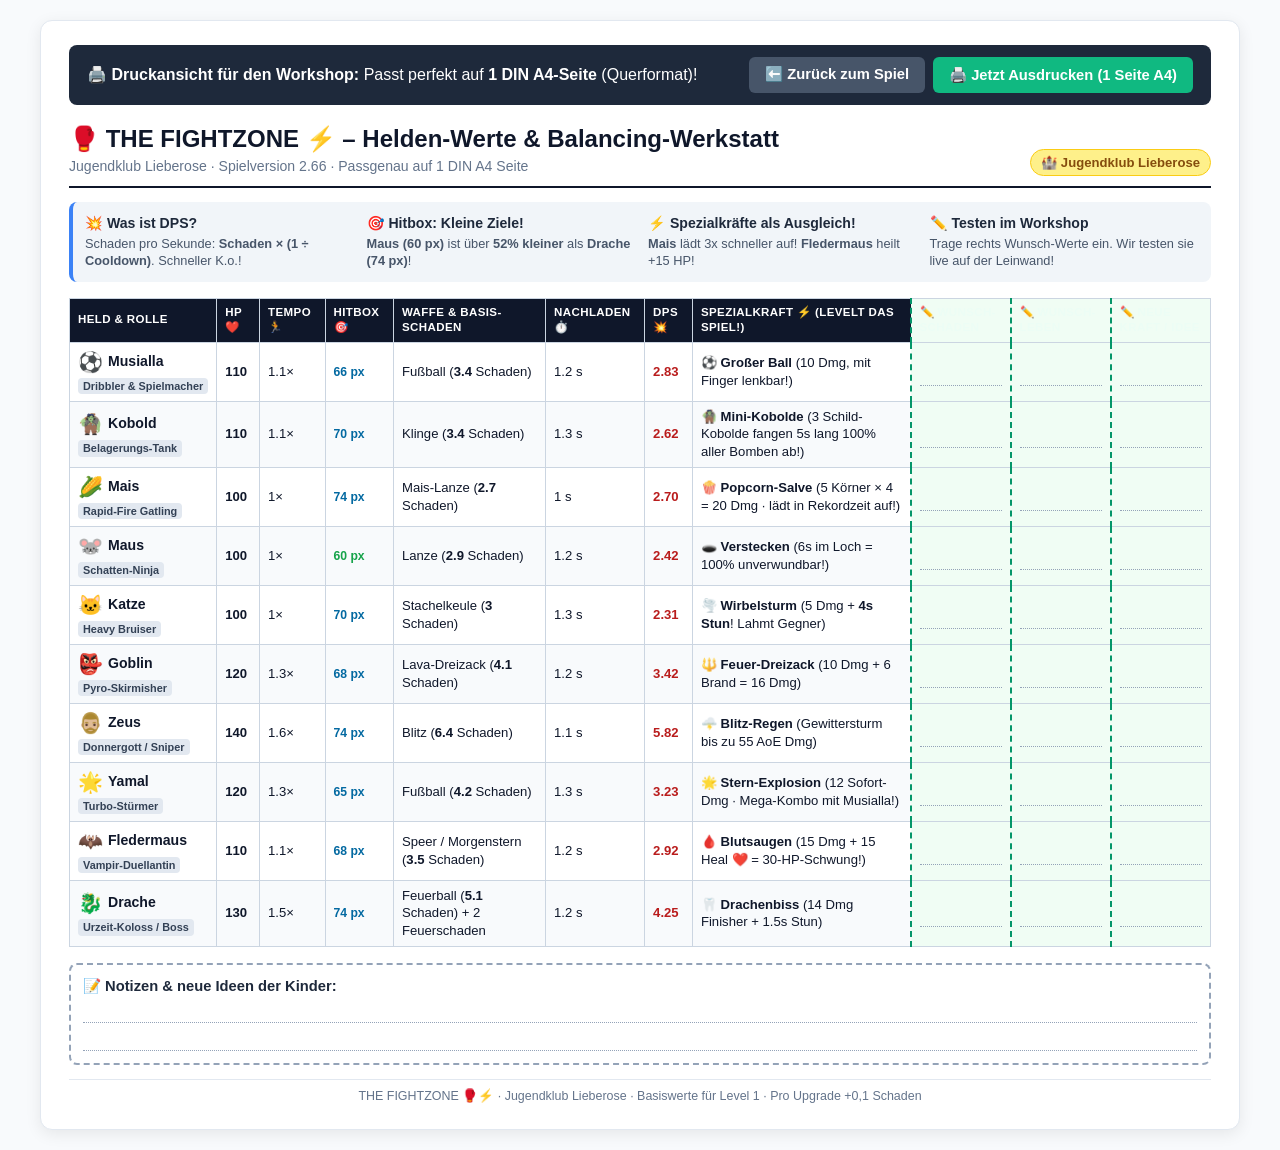
<file: druckansicht.html>
<!DOCTYPE html>
<html lang="de">
<head>
  <meta charset="UTF-8">
  <meta name="viewport" content="width=device-width, initial-scale=1.0">
  <title>THE FIGHTZONE 🥊⚡ – Helden-Werte & Balancing-Werkstatt (Druckansicht)</title>
  <style>
    /* 🖨️ Druck- und Ansichts-Styles für den Jugendklub Lieberose */
    * {
      box-sizing: border-box;
      margin: 0;
      padding: 0;
    }

    body {
      font-family: -apple-system, BlinkMacSystemFont, "Segoe UI", Roboto, Arial, sans-serif;
      background: #f8fafc;
      color: #0f172a;
      padding: 20px;
      line-height: 1.35;
    }

    .container {
      max-width: 1200px;
      margin: 0 auto;
      background: #fff;
      padding: 24px 28px;
      border-radius: 12px;
      box-shadow: 0 4px 16px rgba(0, 0, 0, 0.08);
      border: 1px solid #e2e8f0;
    }

    .no-print {
      display: flex;
      justify-content: space-between;
      align-items: center;
      background: #1e293b;
      color: #fff;
      padding: 12px 18px;
      border-radius: 8px;
      margin-bottom: 18px;
      gap: 12px;
      flex-wrap: wrap;
    }

    .btn {
      display: inline-block;
      background: #3b82f6;
      color: #fff;
      padding: 8px 16px;
      border-radius: 6px;
      text-decoration: none;
      font-weight: 700;
      border: none;
      cursor: pointer;
      font-size: 0.92rem;
      transition: background 0.15s ease;
    }

    .btn:hover { background: #2563eb; }
    .btn-secondary { background: #475569; }
    .btn-secondary:hover { background: #334155; }
    .btn-print { background: #10b981; }
    .btn-print:hover { background: #059669; }

    header {
      border-bottom: 2px solid #0f172a;
      padding-bottom: 10px;
      margin-bottom: 14px;
      display: flex;
      justify-content: space-between;
      align-items: flex-end;
      flex-wrap: wrap;
      gap: 8px;
    }

    h1 {
      font-size: 1.5rem;
      color: #0f172a;
      display: flex;
      align-items: center;
      gap: 8px;
    }

    .subtitle {
      font-size: 0.88rem;
      color: #64748b;
      margin-top: 2px;
    }

    .badge-club {
      background: #fef08a;
      color: #854d0e;
      padding: 4px 10px;
      border-radius: 16px;
      font-weight: 800;
      font-size: 0.82rem;
      border: 1px solid #facc15;
    }

    .info-grid {
      display: grid;
      grid-template-columns: repeat(auto-fit, minmax(220px, 1fr));
      gap: 12px;
      background: #f1f5f9;
      padding: 12px;
      border-radius: 8px;
      margin-bottom: 16px;
      border-left: 4px solid #3b82f6;
    }

    .info-card h3 {
      font-size: 0.88rem;
      color: #1e293b;
      margin-bottom: 3px;
    }

    .info-card p {
      font-size: 0.8rem;
      color: #475569;
      line-height: 1.3;
    }

    /* 📊 Tabelle */
    table {
      width: 100%;
      border-collapse: collapse;
      font-size: 0.82rem;
      margin-bottom: 16px;
    }

    th, td {
      border: 1px solid #cbd5e1;
      padding: 6px 8px;
      text-align: left;
      vertical-align: middle;
    }

    th {
      background: #0f172a;
      color: #fff;
      font-weight: 800;
      text-transform: uppercase;
      font-size: 0.72rem;
      letter-spacing: 0.4px;
    }

    th.handwriting-head {
      background: #047857;
      color: #ecfdf5;
    }

    tr:nth-child(even) {
      background: #f8fafc;
    }

    .hero-cell {
      font-weight: 800;
      font-size: 0.88rem;
      white-space: nowrap;
    }

    .hero-emoji {
      font-size: 1.25rem;
      margin-right: 5px;
      vertical-align: middle;
    }

    .role-badge {
      display: inline-block;
      font-size: 0.68rem;
      font-weight: 700;
      padding: 1px 5px;
      border-radius: 4px;
      background: #e2e8f0;
      color: #334155;
    }

    .stat-number {
      font-weight: 700;
      color: #0f172a;
    }

    .dps-val {
      font-weight: 800;
      color: #b91c1c;
    }

    .hitbox-badge {
      font-weight: 700;
      font-size: 0.76rem;
      color: #0369a1;
    }

    /* Handschriftliche Spalten */
    .write-col {
      background: #f0fdf4 !important;
      border-left: 2px dashed #059669;
      width: 100px;
    }

    .write-box {
      min-height: 28px;
      border-bottom: 1px dotted #94a3b8;
    }

    .notes-box {
      border: 2px dashed #94a3b8;
      border-radius: 8px;
      padding: 12px;
      background: #fff;
      margin-top: 14px;
    }

    .notes-box h3 {
      font-size: 0.92rem;
      color: #1e293b;
      margin-bottom: 8px;
    }

    .blank-lines {
      display: flex;
      flex-direction: column;
      gap: 10px;
    }

    .blank-line {
      height: 18px;
      border-bottom: 1px dotted #94a3b8;
      width: 100%;
    }

    footer {
      margin-top: 14px;
      text-align: center;
      font-size: 0.78rem;
      color: #64748b;
      border-top: 1px solid #e2e8f0;
      padding-top: 8px;
    }

    /* 🖨️ DIN A4 QUERFORMAT PRINT-OPTIMIERUNG (PASST AUF GENAU 1 SEITE!) */
    @media print {
      @page {
        size: A4 landscape;
        margin: 5mm 6mm;
      }

      html, body {
        background: #fff !important;
        color: #000 !important;
        margin: 0 !important;
        padding: 0 !important;
        width: 100% !important;
        height: 100% !important;
        font-size: 7.2pt !important;
        line-height: 1.15 !important;
        overflow: hidden !important;
      }

      .container {
        box-shadow: none !important;
        border: none !important;
        padding: 0 !important;
        margin: 0 !important;
        max-width: 100% !important;
        width: 100% !important;
      }

      .no-print {
        display: none !important;
      }

      header {
        border-bottom: 1.5px solid #0f172a !important;
        padding-bottom: 2px !important;
        margin-bottom: 4px !important;
      }

      h1 {
        font-size: 1.05rem !important;
        margin: 0 !important;
      }

      .subtitle {
        font-size: 0.65rem !important;
        margin-top: 1px !important;
      }

      .badge-club {
        padding: 1px 6px !important;
        font-size: 0.65rem !important;
      }

      /* Kompakte 1-Zeilen-Infoleiste im Ausdruck */
      .info-grid {
        display: flex !important;
        gap: 8px !important;
        padding: 2.5px 6px !important;
        margin-bottom: 4px !important;
        background: #f1f5f9 !important;
        border: 1px solid #cbd5e1 !important;
        border-left: 3px solid #3b82f6 !important;
      }

      .info-card {
        flex: 1 !important;
      }

      .info-card h3 {
        font-size: 0.62rem !important;
        margin-bottom: 0 !important;
      }

      .info-card p {
        font-size: 0.56rem !important;
        line-height: 1.1 !important;
      }

      table {
        font-size: 6.8pt !important;
        margin-bottom: 4px !important;
        border-collapse: collapse !important;
        width: 100% !important;
        page-break-inside: avoid !important;
      }

      th, td {
        padding: 2px 4px !important;
        border: 1px solid #94a3b8 !important;
        line-height: 1.12 !important;
      }

      th {
        background: #e2e8f0 !important;
        color: #0f172a !important;
        font-size: 6.4pt !important;
        padding: 2px 3px !important;
      }

      th.handwriting-head {
        background: #d1fae5 !important;
        color: #065f46 !important;
      }

      .hero-cell {
        font-size: 7pt !important;
        white-space: nowrap !important;
      }

      .hero-emoji {
        font-size: 0.95rem !important;
        margin-right: 3px !important;
      }

      .role-badge {
        font-size: 5.4pt !important;
        padding: 1px 3px !important;
      }

      .write-col {
        background: #fff !important;
        width: 78px !important;
      }

      .write-box {
        min-height: 14px !important;
      }

      .notes-box {
        margin-top: 3px !important;
        padding: 3px 6px !important;
        border: 1.2px dashed #94a3b8 !important;
      }

      .notes-box h3 {
        font-size: 0.68rem !important;
        margin-bottom: 2px !important;
      }

      .blank-lines {
        gap: 5px !important;
      }

      .blank-line {
        height: 11px !important;
      }

      footer {
        margin-top: 2px !important;
        padding-top: 2px !important;
        font-size: 0.55rem !important;
      }
    }
  </style>
</head>
<body>

  <div class="container">
    <!-- Leiste oben (wird beim Drucken ausgeblendet) -->
    <div class="no-print">
      <div>
        <strong>🖨️ Druckansicht für den Workshop:</strong> Passt perfekt auf <b>1 DIN A4-Seite</b> (Querformat)!
      </div>
      <div style="display: flex; gap: 8px;">
        <a href="index.html" class="btn btn-secondary">⬅️ Zurück zum Spiel</a>
        <button onclick="window.print()" class="btn btn-print">🖨️ Jetzt Ausdrucken (1 Seite A4)</button>
      </div>
    </div>

    <header>
      <div>
        <h1>🥊 THE FIGHTZONE ⚡ – Helden-Werte & Balancing-Werkstatt</h1>
        <p class="subtitle">Jugendklub Lieberose · Spielversion 2.66 · Passgenau auf 1 DIN A4 Seite</p>
      </div>
      <div class="badge-club">🏰 Jugendklub Lieberose</div>
    </header>

    <!-- Erklär-Boxen für die Kinder -->
    <div class="info-grid">
      <div class="info-card">
        <h3>💥 Was ist DPS?</h3>
        <p>Schaden pro Sekunde: <b>Schaden × (1 ÷ Cooldown)</b>. Schneller K.o.!</p>
      </div>
      <div class="info-card">
        <h3>🎯 Hitbox: Kleine Ziele!</h3>
        <p><b>Maus (60 px)</b> ist über <b>52% kleiner</b> als <b>Drache (74 px)</b>!</p>
      </div>
      <div class="info-card">
        <h3>⚡ Spezialkräfte als Ausgleich!</h3>
        <p><b>Mais</b> lädt 3x schneller auf! <b>Fledermaus</b> heilt +15 HP!</p>
      </div>
      <div class="info-card">
        <h3>✏️ Testen im Workshop</h3>
        <p>Trage rechts Wunsch-Werte ein. Wir testen sie live auf der Leinwand!</p>
      </div>
    </div>

    <!-- Große Balancing-Tabelle (Alle 10 Helden) -->
    <table>
      <thead>
        <tr>
          <th>Held & Rolle</th>
          <th>HP ❤️</th>
          <th>Tempo 🏃</th>
          <th>Hitbox 🎯</th>
          <th>Waffe & Basis-Schaden</th>
          <th>Nachladen ⏱️</th>
          <th>DPS 💥</th>
          <th>Spezialkraft ⚡ (Levelt das Spiel!)</th>
          <th class="handwriting-head write-col">✏️ Wunsch-Schaden</th>
          <th class="handwriting-head write-col">✏️ Wunsch-Leben</th>
          <th class="handwriting-head write-col">✏️ Neue Kraft / Idee</th>
        </tr>
      </thead>
      <tbody>
        <!-- 1. Musialla -->
        <tr>
          <td class="hero-cell">
            <span class="hero-emoji">⚽</span><b>Musialla</b><br>
            <span class="role-badge">Dribbler & Spielmacher</span>
          </td>
          <td><span class="stat-number">110</span></td>
          <td>1.1×</td>
          <td><span class="hitbox-badge">66 px</span></td>
          <td>Fußball (<b>3.4</b> Schaden)</td>
          <td>1.2 s</td>
          <td class="dps-val">2.83</td>
          <td>⚽ <b>Großer Ball</b> (10 Dmg, mit Finger lenkbar!)</td>
          <td class="write-col"><div class="write-box"></div></td>
          <td class="write-col"><div class="write-box"></div></td>
          <td class="write-col"><div class="write-box"></div></td>
        </tr>

        <!-- 2. Kobold -->
        <tr>
          <td class="hero-cell">
            <span class="hero-emoji">🧌</span><b>Kobold</b><br>
            <span class="role-badge">Belagerungs-Tank</span>
          </td>
          <td><span class="stat-number">110</span></td>
          <td>1.1×</td>
          <td><span class="hitbox-badge">70 px</span></td>
          <td>Klinge (<b>3.4</b> Schaden)</td>
          <td>1.3 s</td>
          <td class="dps-val">2.62</td>
          <td>🧌 <b>Mini-Kobolde</b> (3 Schild-Kobolde fangen 5s lang 100% aller Bomben ab!)</td>
          <td class="write-col"><div class="write-box"></div></td>
          <td class="write-col"><div class="write-box"></div></td>
          <td class="write-col"><div class="write-box"></div></td>
        </tr>

        <!-- 3. Mais -->
        <tr>
          <td class="hero-cell">
            <span class="hero-emoji">🌽</span><b>Mais</b><br>
            <span class="role-badge">Rapid-Fire Gatling</span>
          </td>
          <td><span class="stat-number">100</span></td>
          <td>1×</td>
          <td><span class="hitbox-badge">74 px</span></td>
          <td>Mais-Lanze (<b>2.7</b> Schaden)</td>
          <td>1 s</td>
          <td class="dps-val">2.70</td>
          <td>🍿 <b>Popcorn-Salve</b> (5 Körner × 4 = 20 Dmg · lädt in Rekordzeit auf!)</td>
          <td class="write-col"><div class="write-box"></div></td>
          <td class="write-col"><div class="write-box"></div></td>
          <td class="write-col"><div class="write-box"></div></td>
        </tr>

        <!-- 4. Maus -->
        <tr>
          <td class="hero-cell">
            <span class="hero-emoji">🐭</span><b>Maus</b><br>
            <span class="role-badge">Schatten-Ninja</span>
          </td>
          <td><span class="stat-number">100</span></td>
          <td>1×</td>
          <td><span class="hitbox-badge" style="color:#16a34a; font-weight:800;">60 px</span></td>
          <td>Lanze (<b>2.9</b> Schaden)</td>
          <td>1.2 s</td>
          <td class="dps-val">2.42</td>
          <td>🕳️ <b>Verstecken</b> (6s im Loch = 100% unverwundbar!)</td>
          <td class="write-col"><div class="write-box"></div></td>
          <td class="write-col"><div class="write-box"></div></td>
          <td class="write-col"><div class="write-box"></div></td>
        </tr>

        <!-- 5. Katze -->
        <tr>
          <td class="hero-cell">
            <span class="hero-emoji">🐱</span><b>Katze</b><br>
            <span class="role-badge">Heavy Bruiser</span>
          </td>
          <td><span class="stat-number">100</span></td>
          <td>1×</td>
          <td><span class="hitbox-badge">70 px</span></td>
          <td>Stachelkeule (<b>3</b> Schaden)</td>
          <td>1.3 s</td>
          <td class="dps-val">2.31</td>
          <td>🌪️ <b>Wirbelsturm</b> (5 Dmg + <b>4s Stun</b>! Lahmt Gegner)</td>
          <td class="write-col"><div class="write-box"></div></td>
          <td class="write-col"><div class="write-box"></div></td>
          <td class="write-col"><div class="write-box"></div></td>
        </tr>

        <!-- 6. Goblin -->
        <tr>
          <td class="hero-cell">
            <span class="hero-emoji">👺</span><b>Goblin</b><br>
            <span class="role-badge">Pyro-Skirmisher</span>
          </td>
          <td><span class="stat-number">120</span></td>
          <td>1.3×</td>
          <td><span class="hitbox-badge">68 px</span></td>
          <td>Lava-Dreizack (<b>4.1</b> Schaden)</td>
          <td>1.2 s</td>
          <td class="dps-val">3.42</td>
          <td>🔱 <b>Feuer-Dreizack</b> (10 Dmg + 6 Brand = 16 Dmg)</td>
          <td class="write-col"><div class="write-box"></div></td>
          <td class="write-col"><div class="write-box"></div></td>
          <td class="write-col"><div class="write-box"></div></td>
        </tr>

        <!-- 7. Zeus -->
        <tr>
          <td class="hero-cell">
            <span class="hero-emoji">🧔🏼‍♂️</span><b>Zeus</b><br>
            <span class="role-badge">Donnergott / Sniper</span>
          </td>
          <td><span class="stat-number">140</span></td>
          <td>1.6×</td>
          <td><span class="hitbox-badge">74 px</span></td>
          <td>Blitz (<b>6.4</b> Schaden)</td>
          <td>1.1 s</td>
          <td class="dps-val">5.82</td>
          <td>🌩️ <b>Blitz-Regen</b> (Gewittersturm bis zu 55 AoE Dmg)</td>
          <td class="write-col"><div class="write-box"></div></td>
          <td class="write-col"><div class="write-box"></div></td>
          <td class="write-col"><div class="write-box"></div></td>
        </tr>

        <!-- 8. Lamine Yamal -->
        <tr>
          <td class="hero-cell">
            <span class="hero-emoji">🌟</span><b>Yamal</b><br>
            <span class="role-badge">Turbo-Stürmer</span>
          </td>
          <td><span class="stat-number">120</span></td>
          <td>1.3×</td>
          <td><span class="hitbox-badge">65 px</span></td>
          <td>Fußball (<b>4.2</b> Schaden)</td>
          <td>1.3 s</td>
          <td class="dps-val">3.23</td>
          <td>🌟 <b>Stern-Explosion</b> (12 Sofort-Dmg · Mega-Kombo mit Musialla!)</td>
          <td class="write-col"><div class="write-box"></div></td>
          <td class="write-col"><div class="write-box"></div></td>
          <td class="write-col"><div class="write-box"></div></td>
        </tr>

        <!-- 9. Fledermaus -->
        <tr>
          <td class="hero-cell">
            <span class="hero-emoji">🦇</span><b>Fledermaus</b><br>
            <span class="role-badge">Vampir-Duellantin</span>
          </td>
          <td><span class="stat-number">110</span></td>
          <td>1.1×</td>
          <td><span class="hitbox-badge">68 px</span></td>
          <td>Speer / Morgenstern (<b>3.5</b> Schaden)</td>
          <td>1.2 s</td>
          <td class="dps-val">2.92</td>
          <td>🩸 <b>Blutsaugen</b> (15 Dmg + 15 Heal ❤️ = 30-HP-Schwung!)</td>
          <td class="write-col"><div class="write-box"></div></td>
          <td class="write-col"><div class="write-box"></div></td>
          <td class="write-col"><div class="write-box"></div></td>
        </tr>

        <!-- 10. Drache -->
        <tr>
          <td class="hero-cell">
            <span class="hero-emoji">🐉</span><b>Drache</b><br>
            <span class="role-badge">Urzeit-Koloss / Boss</span>
          </td>
          <td><span class="stat-number">130</span></td>
          <td>1.5×</td>
          <td><span class="hitbox-badge">74 px</span></td>
          <td>Feuerball (<b>5.1</b> Schaden) + 2 Feuerschaden</td>
          <td>1.2 s</td>
          <td class="dps-val">4.25</td>
          <td>🦷 <b>Drachenbiss</b> (14 Dmg Finisher + 1.5s Stun)</td>
          <td class="write-col"><div class="write-box"></div></td>
          <td class="write-col"><div class="write-box"></div></td>
          <td class="write-col"><div class="write-box"></div></td>
        </tr>
      </tbody>
    </table>

    <!-- Notizbereich für Handschriftliche Ideen -->
    <div class="notes-box">
      <h3>📝 Notizen & neue Ideen der Kinder:</h3>
      <div class="blank-lines">
        <div class="blank-line"></div>
        <div class="blank-line"></div>
      </div>
    </div>

    <footer>
      THE FIGHTZONE 🥊⚡ · Jugendklub Lieberose · Basiswerte für Level 1 · Pro Upgrade +0,1 Schaden
    </footer>
  </div>

</body>
</html>
</file>
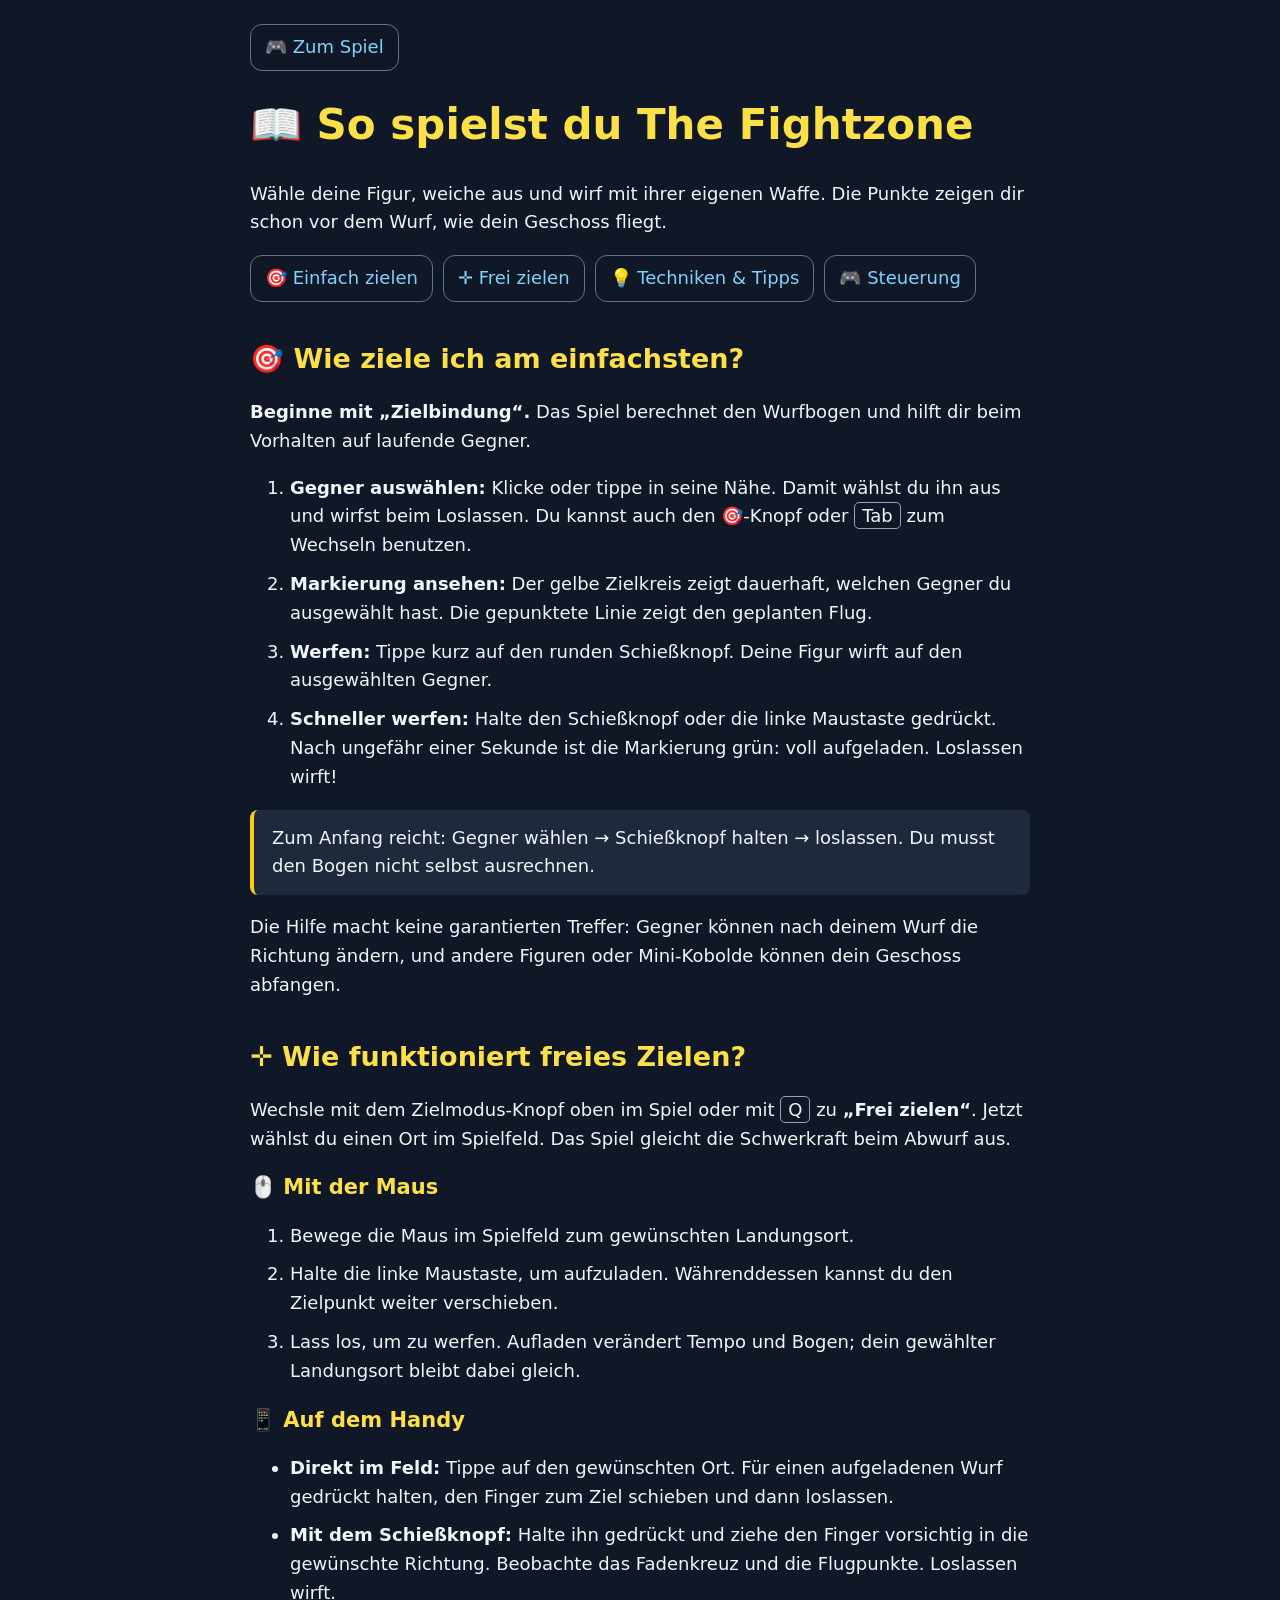
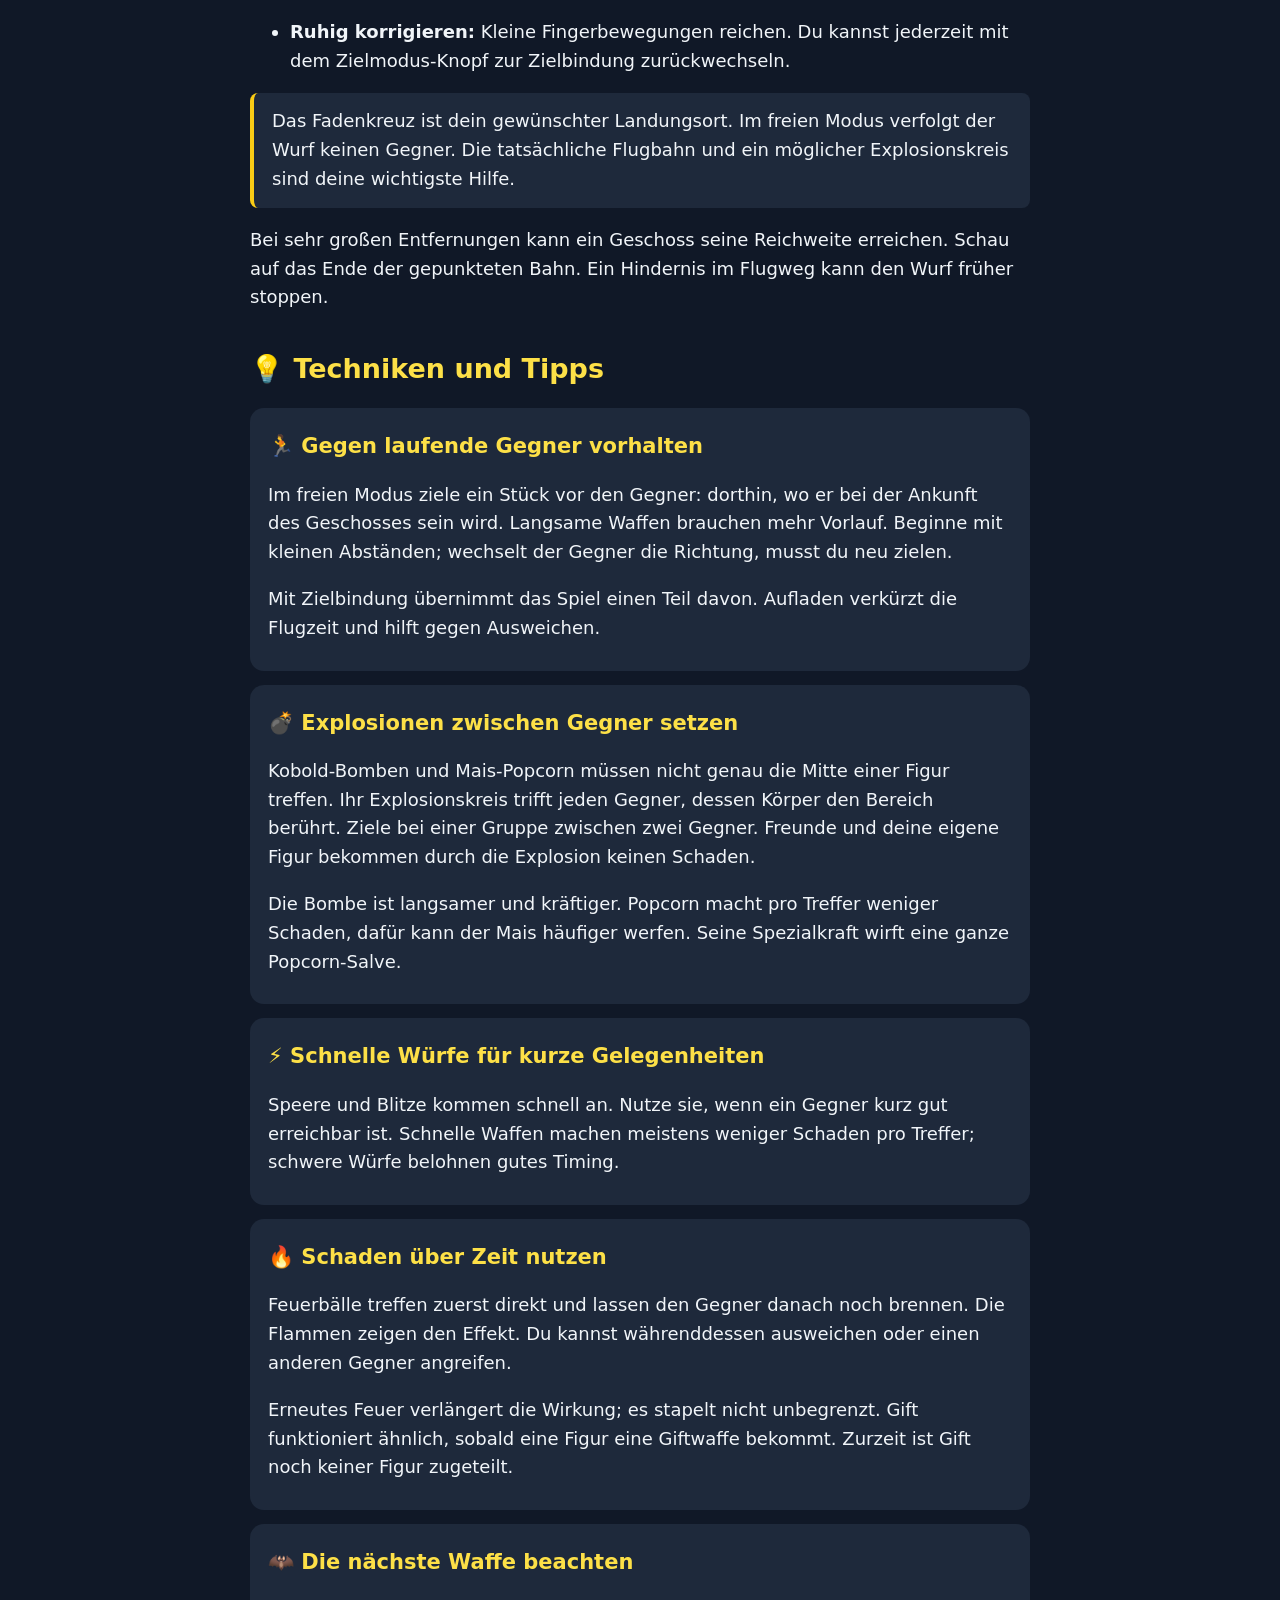
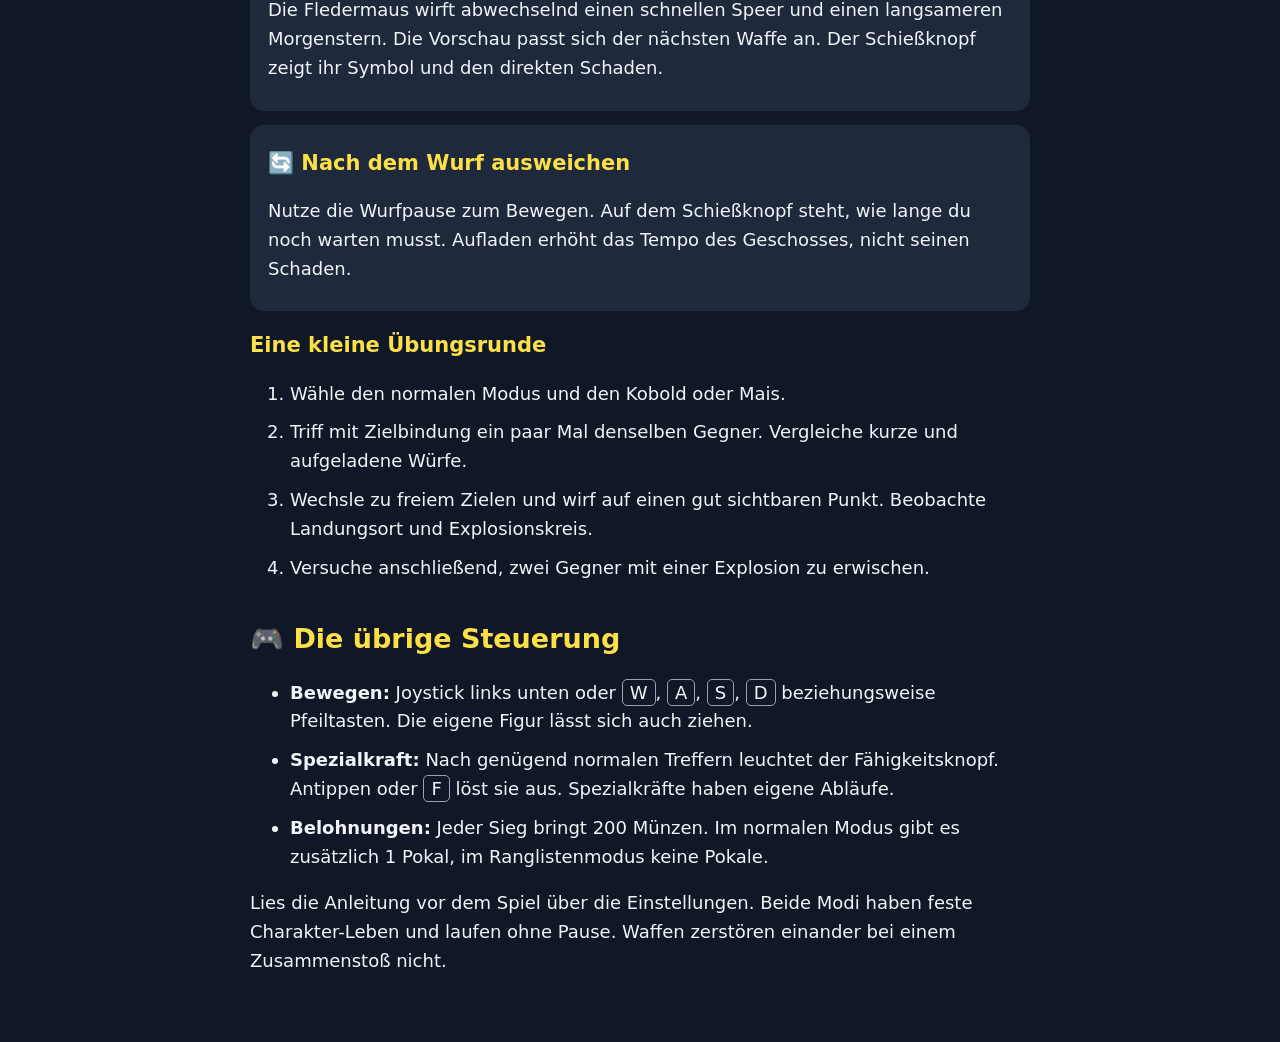
<file: spielanleitung.html>
<!DOCTYPE html>
<html lang="de">
<head>
  <meta charset="UTF-8">
  <meta name="viewport" content="width=device-width, initial-scale=1">
  <title>Spielanleitung · The Fightzone</title>
  <style>
    /* Eigene, kleine Leseseite: Die Anleitung darf auch auf dem Handy scrollen. */
    * { box-sizing: border-box; }
    body { margin: 0; padding: 24px 18px 48px; background: #101827; color: #f1f5f9; font: 18px/1.6 system-ui, sans-serif; }
    main { max-width: 780px; margin: auto; }
    h1, h2, h3 { line-height: 1.25; color: #fde047; }
    h1 { font-size: clamp(28px, 6vw, 42px); }
    h2 { margin-top: 40px; font-size: 27px; }
    h3 { font-size: 21px; }
    a { color: #7dd3fc; }
    nav { display: flex; flex-wrap: wrap; gap: 10px; }
    nav a, .spiel-link { display: inline-flex; align-items: center; min-height: 44px; padding: 8px 14px; border: 1px solid #64748b; border-radius: 12px; text-decoration: none; }
    li { margin: 10px 0; }
    .merksatz { border-left: 4px solid #facc15; padding: 14px 18px; background: #1e293b; border-radius: 8px; }
    .waffen-tipps { display: grid; gap: 14px; }
    .waffen-tipps article { background: #1e293b; padding: 4px 18px 10px; border-radius: 14px; }
    kbd { padding: 2px 7px; border: 1px solid #94a3b8; border-radius: 5px; font: inherit; }
  </style>
</head>
<body>
<main>
  <a class="spiel-link" href="index.html">🎮 Zum Spiel</a>
  <h1>📖 So spielst du The Fightzone</h1>
  <p>Wähle deine Figur, weiche aus und wirf mit ihrer eigenen Waffe. Die Punkte zeigen dir schon vor dem Wurf, wie dein Geschoss fliegt.</p>
  <nav aria-label="Kapitel der Spielanleitung">
    <a href="#zielen">🎯 Einfach zielen</a>
    <a href="#frei">✛ Frei zielen</a>
    <a href="#tipps">💡 Techniken & Tipps</a>
    <a href="#steuerung">🎮 Steuerung</a>
  </nav>

  <section id="zielen">
    <h2>🎯 Wie ziele ich am einfachsten?</h2>
    <p><strong>Beginne mit „Zielbindung“.</strong> Das Spiel berechnet den Wurfbogen und hilft dir beim Vorhalten auf laufende Gegner.</p>
    <ol>
      <li><strong>Gegner auswählen:</strong> Klicke oder tippe in seine Nähe. Damit wählst du ihn aus und wirfst beim Loslassen. Du kannst auch den 🎯-Knopf oder <kbd>Tab</kbd> zum Wechseln benutzen.</li>
      <li><strong>Markierung ansehen:</strong> Der gelbe Zielkreis zeigt dauerhaft, welchen Gegner du ausgewählt hast. Die gepunktete Linie zeigt den geplanten Flug.</li>
      <li><strong>Werfen:</strong> Tippe kurz auf den runden Schießknopf. Deine Figur wirft auf den ausgewählten Gegner.</li>
      <li><strong>Schneller werfen:</strong> Halte den Schießknopf oder die linke Maustaste gedrückt. Nach ungefähr einer Sekunde ist die Markierung grün: voll aufgeladen. Loslassen wirft!</li>
    </ol>
    <p class="merksatz">Zum Anfang reicht: Gegner wählen → Schießknopf halten → loslassen. Du musst den Bogen nicht selbst ausrechnen.</p>
    <p>Die Hilfe macht keine garantierten Treffer: Gegner können nach deinem Wurf die Richtung ändern, und andere Figuren oder Mini-Kobolde können dein Geschoss abfangen.</p>
  </section>

  <section id="frei">
    <h2>✛ Wie funktioniert freies Zielen?</h2>
    <p>Wechsle mit dem Zielmodus-Knopf oben im Spiel oder mit <kbd>Q</kbd> zu <strong>„Frei zielen“</strong>. Jetzt wählst du einen Ort im Spielfeld. Das Spiel gleicht die Schwerkraft beim Abwurf aus.</p>
    <h3>🖱️ Mit der Maus</h3>
    <ol>
      <li>Bewege die Maus im Spielfeld zum gewünschten Landungsort.</li>
      <li>Halte die linke Maustaste, um aufzuladen. Währenddessen kannst du den Zielpunkt weiter verschieben.</li>
      <li>Lass los, um zu werfen. Aufladen verändert Tempo und Bogen; dein gewählter Landungsort bleibt dabei gleich.</li>
    </ol>
    <h3>📱 Auf dem Handy</h3>
    <ul>
      <li><strong>Direkt im Feld:</strong> Tippe auf den gewünschten Ort. Für einen aufgeladenen Wurf gedrückt halten, den Finger zum Ziel schieben und dann loslassen.</li>
      <li><strong>Mit dem Schießknopf:</strong> Halte ihn gedrückt und ziehe den Finger vorsichtig in die gewünschte Richtung. Beobachte das Fadenkreuz und die Flugpunkte. Loslassen wirft.</li>
      <li><strong>Ruhig korrigieren:</strong> Kleine Fingerbewegungen reichen. Du kannst jederzeit mit dem Zielmodus-Knopf zur Zielbindung zurückwechseln.</li>
    </ul>
    <p class="merksatz">Das Fadenkreuz ist dein gewünschter Landungsort. Im freien Modus verfolgt der Wurf keinen Gegner. Die tatsächliche Flugbahn und ein möglicher Explosionskreis sind deine wichtigste Hilfe.</p>
    <p>Bei sehr großen Entfernungen kann ein Geschoss seine Reichweite erreichen. Schau auf das Ende der gepunkteten Bahn. Ein Hindernis im Flugweg kann den Wurf früher stoppen.</p>
  </section>

  <section id="tipps">
    <h2>💡 Techniken und Tipps</h2>
    <div class="waffen-tipps">
      <article>
        <h3>🏃 Gegen laufende Gegner vorhalten</h3>
        <p>Im freien Modus ziele ein Stück vor den Gegner: dorthin, wo er bei der Ankunft des Geschosses sein wird. Langsame Waffen brauchen mehr Vorlauf. Beginne mit kleinen Abständen; wechselt der Gegner die Richtung, musst du neu zielen.</p>
        <p>Mit Zielbindung übernimmt das Spiel einen Teil davon. Aufladen verkürzt die Flugzeit und hilft gegen Ausweichen.</p>
      </article>
      <article>
        <h3>💣 Explosionen zwischen Gegner setzen</h3>
        <p>Kobold-Bomben und Mais-Popcorn müssen nicht genau die Mitte einer Figur treffen. Ihr Explosionskreis trifft jeden Gegner, dessen Körper den Bereich berührt. Ziele bei einer Gruppe zwischen zwei Gegner. Freunde und deine eigene Figur bekommen durch die Explosion keinen Schaden.</p>
        <p>Die Bombe ist langsamer und kräftiger. Popcorn macht pro Treffer weniger Schaden, dafür kann der Mais häufiger werfen. Seine Spezialkraft wirft eine ganze Popcorn-Salve.</p>
      </article>
      <article>
        <h3>⚡ Schnelle Würfe für kurze Gelegenheiten</h3>
        <p>Speere und Blitze kommen schnell an. Nutze sie, wenn ein Gegner kurz gut erreichbar ist. Schnelle Waffen machen meistens weniger Schaden pro Treffer; schwere Würfe belohnen gutes Timing.</p>
      </article>
      <article>
        <h3>🔥 Schaden über Zeit nutzen</h3>
        <p>Feuerbälle treffen zuerst direkt und lassen den Gegner danach noch brennen. Die Flammen zeigen den Effekt. Du kannst währenddessen ausweichen oder einen anderen Gegner angreifen.</p>
        <p>Erneutes Feuer verlängert die Wirkung; es stapelt nicht unbegrenzt. Gift funktioniert ähnlich, sobald eine Figur eine Giftwaffe bekommt. Zurzeit ist Gift noch keiner Figur zugeteilt.</p>
      </article>
      <article>
        <h3>🦇 Die nächste Waffe beachten</h3>
        <p>Die Fledermaus wirft abwechselnd einen schnellen Speer und einen langsameren Morgenstern. Die Vorschau passt sich der nächsten Waffe an. Der Schießknopf zeigt ihr Symbol und den direkten Schaden.</p>
      </article>
      <article>
        <h3>🔄 Nach dem Wurf ausweichen</h3>
        <p>Nutze die Wurfpause zum Bewegen. Auf dem Schießknopf steht, wie lange du noch warten musst. Aufladen erhöht das Tempo des Geschosses, nicht seinen Schaden.</p>
      </article>
    </div>
    <h3>Eine kleine Übungsrunde</h3>
    <ol>
      <li>Wähle den normalen Modus und den Kobold oder Mais.</li>
      <li>Triff mit Zielbindung ein paar Mal denselben Gegner. Vergleiche kurze und aufgeladene Würfe.</li>
      <li>Wechsle zu freiem Zielen und wirf auf einen gut sichtbaren Punkt. Beobachte Landungsort und Explosionskreis.</li>
      <li>Versuche anschließend, zwei Gegner mit einer Explosion zu erwischen.</li>
    </ol>
  </section>

  <section id="steuerung">
    <h2>🎮 Die übrige Steuerung</h2>
    <ul>
      <li><strong>Bewegen:</strong> Joystick links unten oder <kbd>W</kbd>, <kbd>A</kbd>, <kbd>S</kbd>, <kbd>D</kbd> beziehungsweise Pfeiltasten. Die eigene Figur lässt sich auch ziehen.</li>
      <li><strong>Spezialkraft:</strong> Nach genügend normalen Treffern leuchtet der Fähigkeitsknopf. Antippen oder <kbd>F</kbd> löst sie aus. Spezialkräfte haben eigene Abläufe.</li>
      <li><strong>Belohnungen:</strong> Jeder Sieg bringt 200 Münzen. Im normalen Modus gibt es zusätzlich 1 Pokal, im Ranglistenmodus keine Pokale.</li>
    </ul>
    <p>Lies die Anleitung vor dem Spiel über die Einstellungen. Beide Modi haben feste Charakter-Leben und laufen ohne Pause. Waffen zerstören einander bei einem Zusammenstoß nicht.</p>
  </section>
</main>
</body>
</html>
</file>
